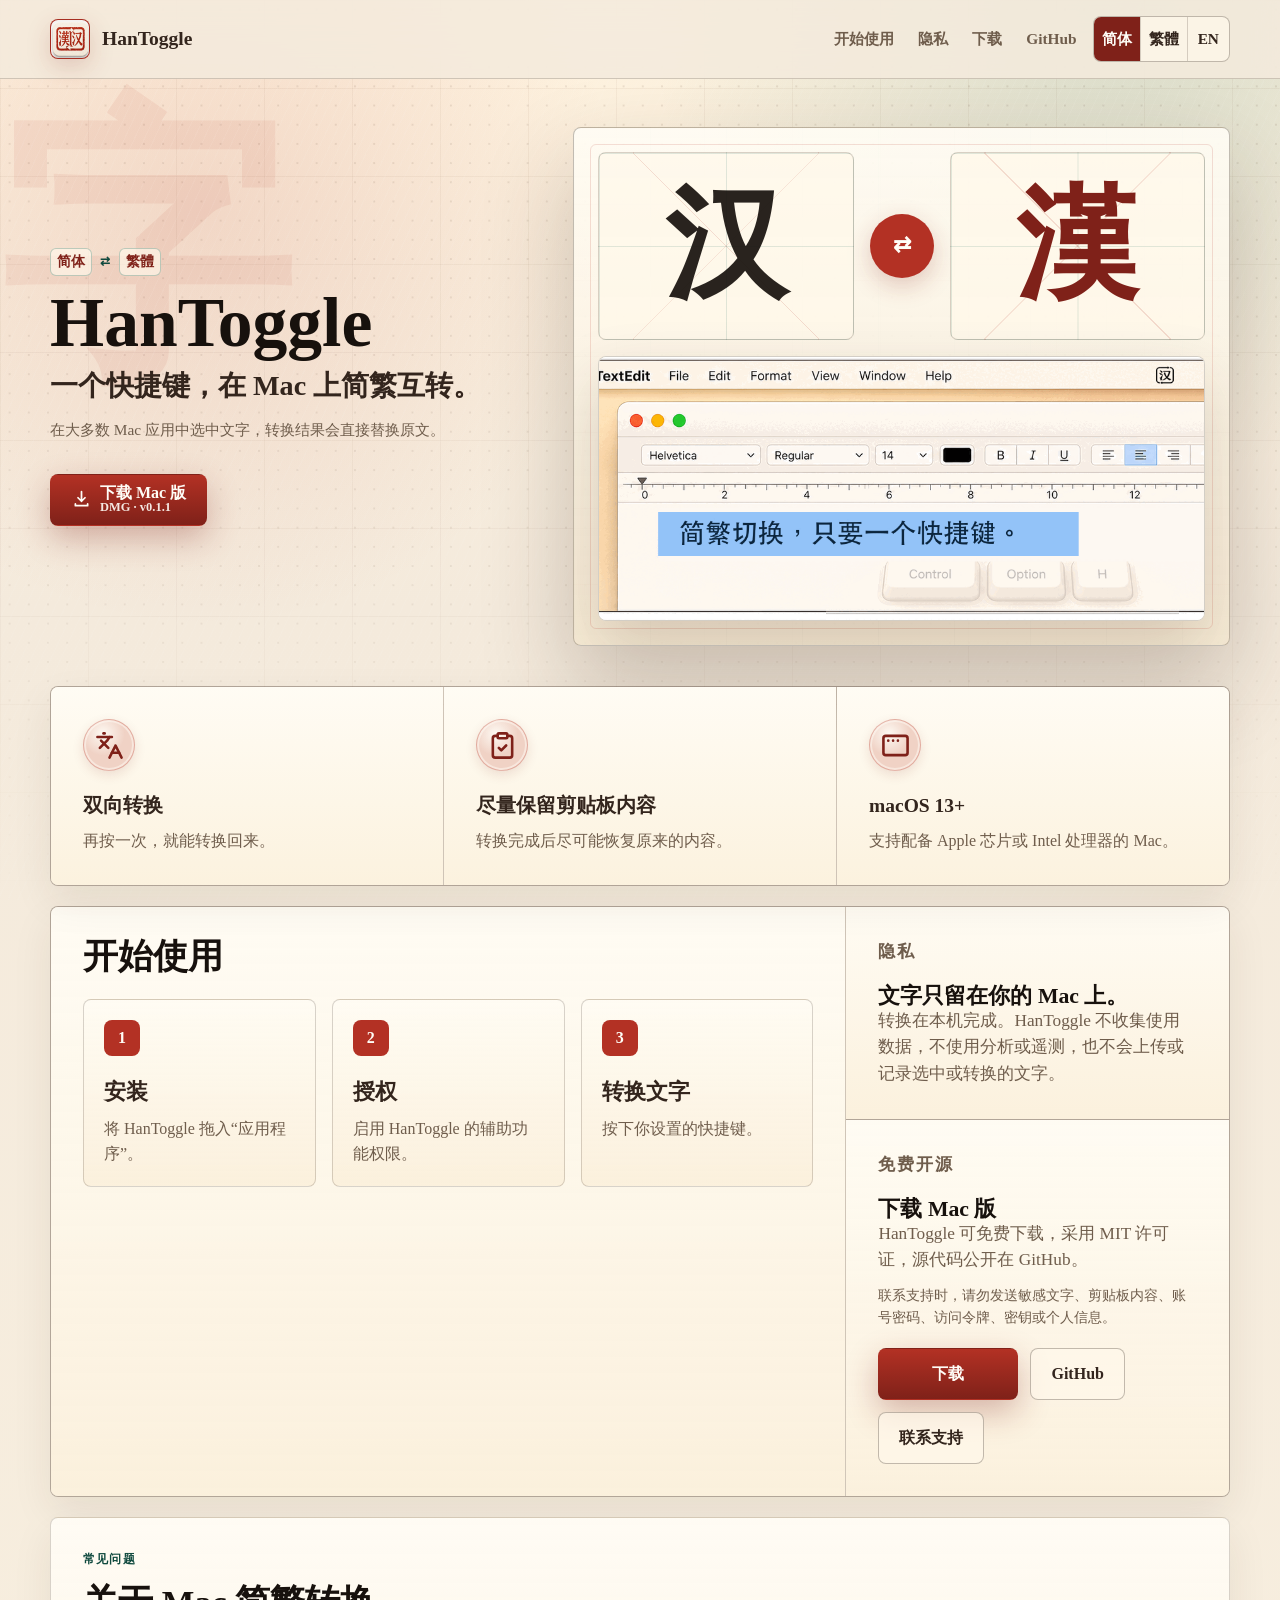
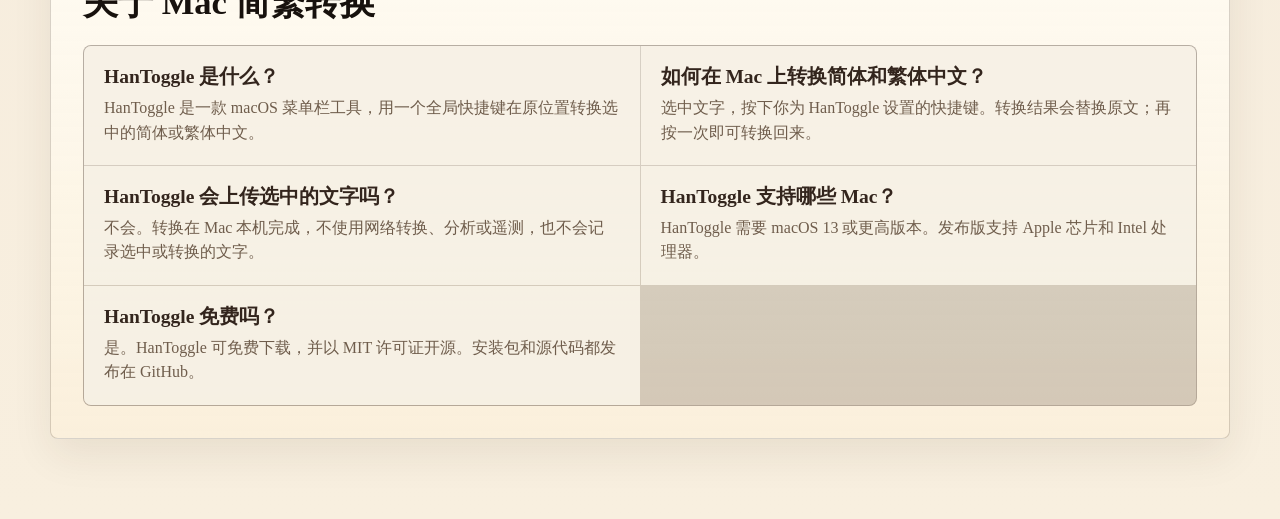
<file: docs/index.html>
<!doctype html>
<html lang="zh-Hans">
  <head>
    <meta charset="utf-8">
    <meta name="viewport" content="width=device-width, initial-scale=1">
    <title>HanToggle：Mac 简体繁体转换工具</title>
    <meta
      name="description"
      content="HanToggle 是一款免费开源的 macOS 菜单栏简繁转换工具。选中中文，按下全局快捷键，即可在大多数 Mac 应用中原地转换简体与繁体；文字始终留在本机。"
    >
    <meta name="theme-color" content="#f4eadc">
    <link rel="canonical" href="https://minorole.github.io/HanToggle/">
    <link rel="alternate" hreflang="zh-Hans" href="https://minorole.github.io/HanToggle/">
    <link rel="alternate" hreflang="zh-Hant" href="https://minorole.github.io/HanToggle/zh-hant/">
    <link rel="alternate" hreflang="en" href="https://minorole.github.io/HanToggle/en/">
    <link rel="alternate" hreflang="x-default" href="https://minorole.github.io/HanToggle/">
    <meta property="og:title" content="HanToggle：Mac 简体繁体转换工具">
    <meta
      property="og:description"
      content="选中中文，按下一个全局快捷键，即可在 Mac 上原地转换简体与繁体。免费开源，转换始终在本机完成。"
    >
    <meta property="og:type" content="website">
    <meta property="og:url" content="https://minorole.github.io/HanToggle/">
    <meta property="og:site_name" content="HanToggle">
    <meta property="og:image" content="https://minorole.github.io/HanToggle/assets/hantoggle-social.png">
    <meta property="og:image:type" content="image/png">
    <meta property="og:image:width" content="1200">
    <meta property="og:image:height" content="630">
    <meta property="og:image:alt" content="HanToggle：在 Mac 上使用一个快捷键转换简体与繁体中文">
    <meta name="twitter:card" content="summary_large_image">
    <meta name="twitter:title" content="HanToggle：Mac 简体繁体转换工具">
    <meta
      name="twitter:description"
      content="选中中文，按下一个全局快捷键，即可在 Mac 上原地转换简体与繁体。"
    >
    <meta name="twitter:image" content="https://minorole.github.io/HanToggle/assets/hantoggle-social.png">
    <meta name="twitter:image:alt" content="HanToggle：在 Mac 上使用一个快捷键转换简体与繁体中文">
    <link rel="icon" href="assets/hantoggle-app-icon.png">
    <link rel="apple-touch-icon" href="assets/hantoggle-app-icon.png">
    <link rel="stylesheet" href="assets/site.css?v=20260717-discovery-1">
    <script type="application/ld+json">
      {
        "@context": "https://schema.org",
        "@type": "SoftwareApplication",
        "@id": "https://minorole.github.io/HanToggle/#softwareapplication",
        "name": "HanToggle",
        "description": "一款使用全局快捷键在 Mac 上原地转换简体与繁体中文的免费开源菜单栏工具。",
        "url": "https://minorole.github.io/HanToggle/",
        "sameAs": "https://github.com/minorole/HanToggle",
        "applicationCategory": "UtilitiesApplication",
        "operatingSystem": "macOS 13 or later",
        "softwareVersion": "0.1.1",
        "downloadUrl": "https://github.com/minorole/HanToggle/releases/download/v0.1.1/HanToggle-0.1.1.dmg",
        "license": "https://github.com/minorole/HanToggle/blob/main/LICENSE",
        "image": "https://minorole.github.io/HanToggle/assets/hantoggle-social.png",
        "isAccessibleForFree": true,
        "featureList": [
          "使用可配置的全局快捷键转换选中的中文",
          "支持简体与繁体双向转换",
          "本机转换，不使用分析或遥测",
          "转换完成后尽可能恢复原来的剪贴板内容"
        ],
        "offers": {
          "@type": "Offer",
          "price": "0",
          "priceCurrency": "USD",
          "url": "https://github.com/minorole/HanToggle/releases/tag/v0.1.1"
        }
      }
    </script>
  </head>
  <body>
    <a class="skip-link" href="#main">跳到内容</a>

    <header class="site-header" aria-label="主导航">
      <a class="brand" href="./#top" aria-label="HanToggle 主页">
        <img src="assets/hantoggle-app-icon.png" alt="" width="40" height="40">
        <span>HanToggle</span>
      </a>
      <nav class="nav-links" aria-label="网站链接">
        <a href="#setup">开始使用</a>
        <a href="#privacy">隐私</a>
        <a href="https://github.com/minorole/HanToggle/releases/download/v0.1.1/HanToggle-0.1.1.dmg">下载</a>
        <a href="https://github.com/minorole/HanToggle">GitHub</a>
        <span class="language-links" role="group" aria-label="语言">
          <span class="language-current" aria-current="page">简体</span>
          <a href="zh-hant/" hreflang="zh-Hant" lang="zh-Hant">繁體</a>
          <a href="en/" hreflang="en" lang="en">EN</a>
        </span>
      </nav>
    </header>

    <main id="main">
      <section class="hero" id="top" aria-labelledby="hero-title">
        <div class="hero-copy">
          <p class="eyebrow">
            <span lang="zh-Hans">简体</span>
            <span aria-hidden="true">⇄</span>
            <span lang="zh-Hant">繁體</span>
          </p>
          <h1 id="hero-title">HanToggle</h1>
          <p class="lede">一个快捷键，在 Mac 上简繁互转。</p>
          <p class="hero-text">在大多数 Mac 应用中选中文字，转换结果会直接替换原文。</p>
          <div class="actions" role="group" aria-label="主要操作">
            <a
              class="button button-primary"
              href="https://github.com/minorole/HanToggle/releases/download/v0.1.1/HanToggle-0.1.1.dmg"
              aria-label="下载 HanToggle 0.1.1 Mac 版（DMG）"
            >
              <span class="button-icon" aria-hidden="true">
                <svg viewBox="0 0 24 24" focusable="false">
                  <path d="M12 3v11m0 0 4-4m-4 4-4-4M5 17v2h14v-2"></path>
                </svg>
              </span>
              <span class="button-copy">
                <span class="button-label">下载 Mac 版</span>
                <span class="button-note">DMG · v0.1.1</span>
              </span>
            </a>
          </div>
        </div>

        <div class="workflow-stage" role="group" aria-label="HanToggle 操作预览">
          <div class="specimen-band" aria-hidden="true">
            <div class="glyph-card">
              <span lang="zh-Hans">汉</span>
            </div>
            <div class="specimen-switch">⇄</div>
            <div class="glyph-card traditional">
              <span lang="zh-Hant">漢</span>
            </div>
          </div>

          <figure class="workflow-demo">
            <img
              src="assets/hantoggle-workflow.gif"
              alt="HanToggle 操作预览：按下 Control + Option + H，转换选中的中文。"
              width="960"
              height="418"
            >
          </figure>
        </div>
      </section>

      <section class="details-section" aria-label="HanToggle 要点">
        <div class="proof-strip" role="group" aria-label="主要特点">
          <article>
            <span class="proof-icon" aria-hidden="true">
              <svg viewBox="0 0 24 24" focusable="false">
                <path d="m5 8 6 6"></path>
                <path d="m4 14 6-6 2-3"></path>
                <path d="M2 5h12"></path>
                <path d="M7 2h1"></path>
                <path d="m22 22-5-10-5 10"></path>
                <path d="M14 18h6"></path>
              </svg>
            </span>
            <h2>双向转换</h2>
            <p>再按一次，就能转换回来。</p>
          </article>
          <article>
            <span class="proof-icon" aria-hidden="true">
              <svg viewBox="0 0 24 24" focusable="false">
                <rect width="8" height="4" x="8" y="2" rx="1" ry="1"></rect>
                <path d="M16 4h2a2 2 0 0 1 2 2v14a2 2 0 0 1-2 2H6a2 2 0 0 1-2-2V6a2 2 0 0 1 2-2h2"></path>
                <path d="m9 14 2 2 4-4"></path>
              </svg>
            </span>
            <h2>尽量保留剪贴板内容</h2>
            <p>转换完成后尽可能恢复原来的内容。</p>
          </article>
          <article>
            <span class="proof-icon" aria-hidden="true">
              <svg viewBox="0 0 24 24" focusable="false">
                <rect width="20" height="16" x="2" y="4" rx="2"></rect>
                <path d="M6 8h.01"></path>
                <path d="M10 8h.01"></path>
                <path d="M14 8h.01"></path>
              </svg>
            </span>
            <h2>macOS 13+</h2>
            <p>支持配备 Apple 芯片或 Intel 处理器的 Mac。</p>
          </article>
        </div>

        <div class="details-grid">
          <section class="setup-section" id="setup" aria-labelledby="setup-title">
            <div class="section-heading">
              <h2 id="setup-title">开始使用</h2>
            </div>
            <div class="setup-steps">
              <article>
                <span class="step-number">1</span>
                <h3>安装</h3>
                <p>将 HanToggle 拖入“应用程序”。</p>
              </article>
              <article>
                <span class="step-number">2</span>
                <h3>授权</h3>
                <p>启用 HanToggle 的辅助功能权限。</p>
              </article>
              <article>
                <span class="step-number">3</span>
                <h3>转换文字</h3>
                <p>按下你设置的快捷键。</p>
              </article>
            </div>
          </section>

          <div class="details-stack">
            <section class="privacy-section" id="privacy" aria-labelledby="privacy-title">
              <div>
                <p class="eyebrow">隐私</p>
                <h2 id="privacy-title">文字只留在你的 Mac 上。</h2>
              </div>
              <p>转换在本机完成。HanToggle 不收集使用数据，不使用分析或遥测，也不会上传或记录选中或转换的文字。</p>
            </section>

            <section class="download-section" aria-labelledby="download-title">
              <div>
                <p class="eyebrow">免费开源</p>
                <h2 id="download-title">下载 Mac 版</h2>
                <p>HanToggle 可免费下载，采用 MIT 许可证，源代码公开在 GitHub。</p>
                <p class="support-note">联系支持时，请勿发送敏感文字、剪贴板内容、账号密码、访问令牌、密钥或个人信息。</p>
              </div>
              <div class="download-actions">
                <a
                  class="button button-primary"
                  href="https://github.com/minorole/HanToggle/releases/download/v0.1.1/HanToggle-0.1.1.dmg"
                >下载</a>
                <a class="button button-secondary" href="https://github.com/minorole/HanToggle">GitHub</a>
                <a class="button button-secondary" href="mailto:hi@minor-role.com">联系支持</a>
              </div>
            </section>
          </div>
        </div>

        <section class="faq-section" id="faq" aria-labelledby="faq-title">
          <div class="section-heading">
            <p class="eyebrow">常见问题</p>
            <h2 id="faq-title">关于 Mac 简繁转换</h2>
          </div>
          <div class="faq-list">
            <article>
              <h3>HanToggle 是什么？</h3>
              <p>HanToggle 是一款 macOS 菜单栏工具，用一个全局快捷键在原位置转换选中的简体或繁体中文。</p>
            </article>
            <article>
              <h3>如何在 Mac 上转换简体和繁体中文？</h3>
              <p>选中文字，按下你为 HanToggle 设置的快捷键。转换结果会替换原文；再按一次即可转换回来。</p>
            </article>
            <article>
              <h3>HanToggle 会上传选中的文字吗？</h3>
              <p>不会。转换在 Mac 本机完成，不使用网络转换、分析或遥测，也不会记录选中或转换的文字。</p>
            </article>
            <article>
              <h3>HanToggle 支持哪些 Mac？</h3>
              <p>HanToggle 需要 macOS 13 或更高版本。发布版支持 Apple 芯片和 Intel 处理器。</p>
            </article>
            <article>
              <h3>HanToggle 免费吗？</h3>
              <p>是。HanToggle 可免费下载，并以 MIT 许可证开源。安装包和源代码都发布在 GitHub。</p>
            </article>
          </div>
        </section>
      </section>
    </main>
  </body>
</html>
</file>
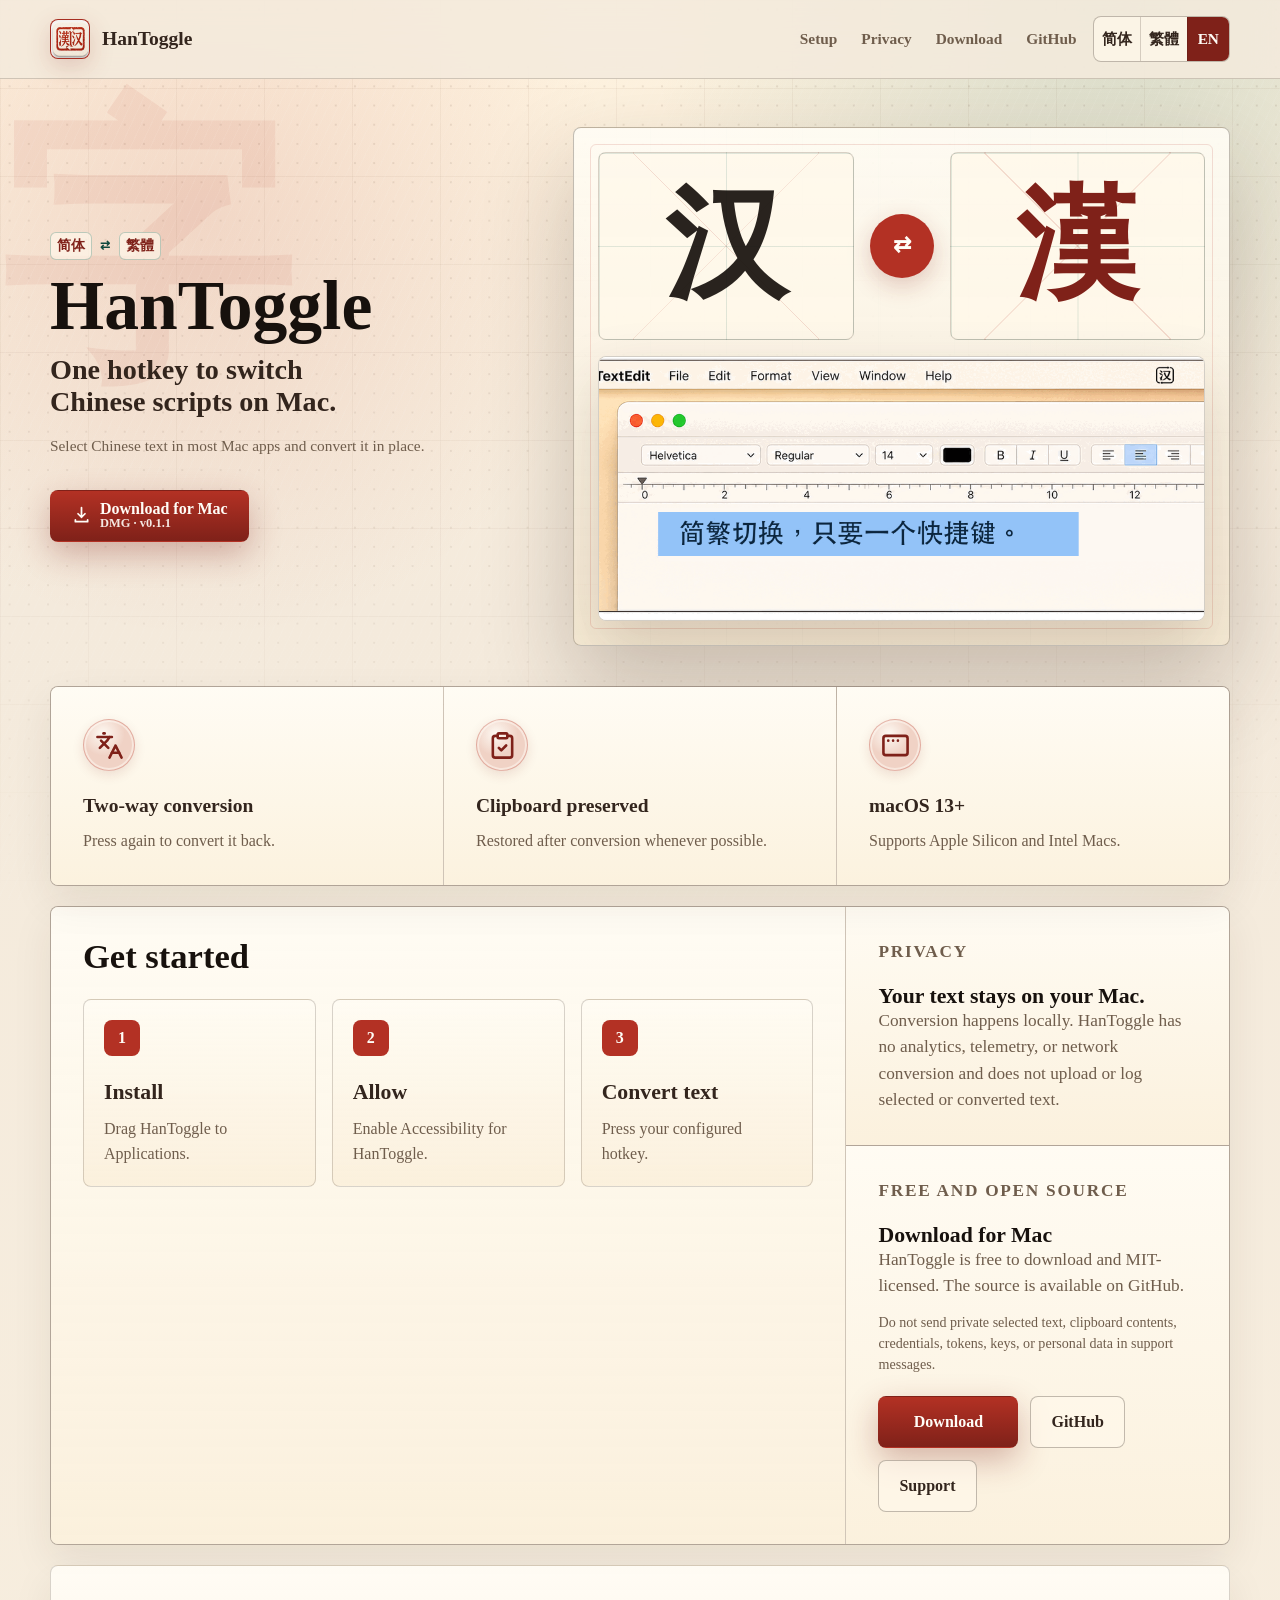
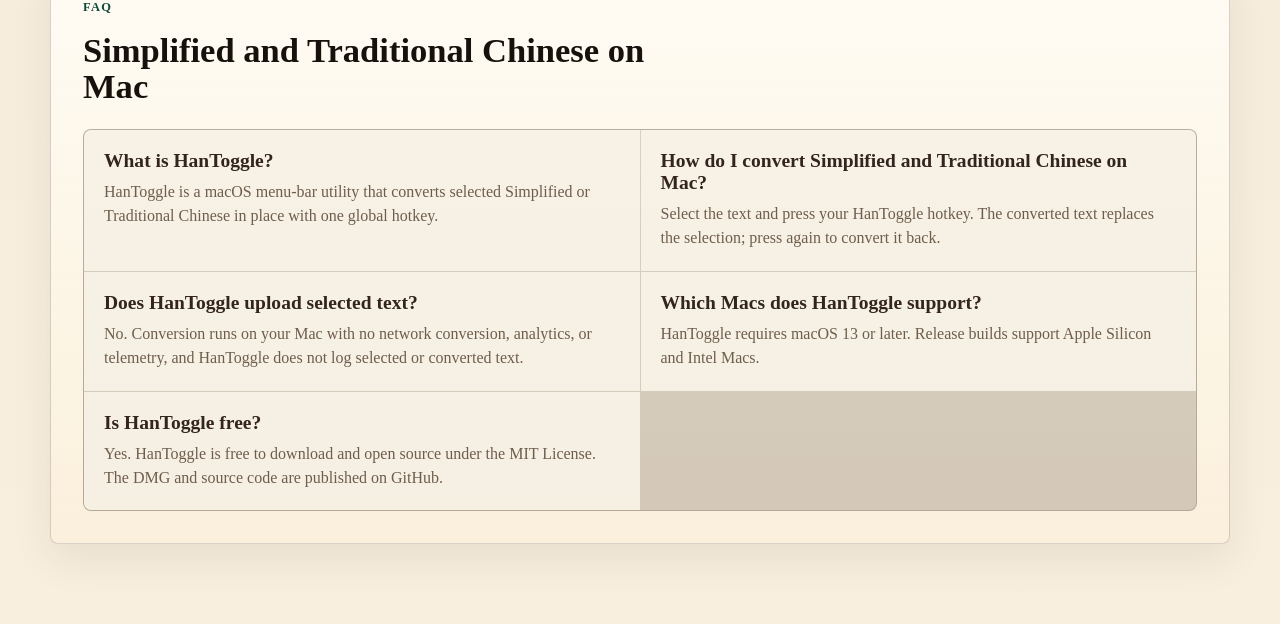
<file: docs/en/index.html>
<!doctype html>
<html lang="en">
  <head>
    <meta charset="utf-8">
    <meta name="viewport" content="width=device-width, initial-scale=1">
    <title>HanToggle – Simplified ↔ Traditional Chinese for Mac</title>
    <meta
      name="description"
      content="HanToggle is a free, open-source Mac menu-bar app that toggles selected Chinese text between Simplified and Traditional with one hotkey. Conversion stays local."
    >
    <meta name="theme-color" content="#f4eadc">
    <link rel="canonical" href="https://minorole.github.io/HanToggle/en/">
    <link rel="alternate" hreflang="zh-Hans" href="https://minorole.github.io/HanToggle/">
    <link rel="alternate" hreflang="zh-Hant" href="https://minorole.github.io/HanToggle/zh-hant/">
    <link rel="alternate" hreflang="en" href="https://minorole.github.io/HanToggle/en/">
    <link rel="alternate" hreflang="x-default" href="https://minorole.github.io/HanToggle/">
    <meta property="og:title" content="HanToggle – Simplified ↔ Traditional Chinese for Mac">
    <meta
      property="og:description"
      content="Select Chinese text in most Mac apps and convert it in place with one global hotkey. Free, open source, and local."
    >
    <meta property="og:type" content="website">
    <meta property="og:url" content="https://minorole.github.io/HanToggle/en/">
    <meta property="og:site_name" content="HanToggle">
    <meta property="og:image" content="https://minorole.github.io/HanToggle/assets/hantoggle-social.png">
    <meta property="og:image:type" content="image/png">
    <meta property="og:image:width" content="1200">
    <meta property="og:image:height" content="630">
    <meta property="og:image:alt" content="HanToggle converts Simplified and Traditional Chinese on Mac with one hotkey">
    <meta name="twitter:card" content="summary_large_image">
    <meta name="twitter:title" content="HanToggle – Simplified ↔ Traditional Chinese for Mac">
    <meta
      name="twitter:description"
      content="Select Chinese text in most Mac apps and convert it in place with one global hotkey."
    >
    <meta name="twitter:image" content="https://minorole.github.io/HanToggle/assets/hantoggle-social.png">
    <meta name="twitter:image:alt" content="HanToggle converts Simplified and Traditional Chinese on Mac with one hotkey">
    <link rel="icon" href="../assets/hantoggle-app-icon.png">
    <link rel="apple-touch-icon" href="../assets/hantoggle-app-icon.png">
    <link rel="stylesheet" href="../assets/site.css?v=20260717-discovery-1">
    <script type="application/ld+json">
      {
        "@context": "https://schema.org",
        "@type": "SoftwareApplication",
        "@id": "https://minorole.github.io/HanToggle/#softwareapplication",
        "name": "HanToggle",
        "description": "A free, open-source macOS menu-bar utility that toggles selected Chinese text between Simplified and Traditional with a global hotkey.",
        "url": "https://minorole.github.io/HanToggle/en/",
        "sameAs": "https://github.com/minorole/HanToggle",
        "applicationCategory": "UtilitiesApplication",
        "operatingSystem": "macOS 13 or later",
        "softwareVersion": "0.1.1",
        "downloadUrl": "https://github.com/minorole/HanToggle/releases/download/v0.1.1/HanToggle-0.1.1.dmg",
        "license": "https://github.com/minorole/HanToggle/blob/main/LICENSE",
        "image": "https://minorole.github.io/HanToggle/assets/hantoggle-social.png",
        "isAccessibleForFree": true,
        "featureList": [
          "Convert selected Chinese text with a configurable global hotkey",
          "Toggle between Simplified and Traditional Chinese",
          "Local conversion without analytics or telemetry",
          "Restore the previous clipboard contents after conversion whenever possible"
        ],
        "offers": {
          "@type": "Offer",
          "price": "0",
          "priceCurrency": "USD",
          "url": "https://github.com/minorole/HanToggle/releases/tag/v0.1.1"
        }
      }
    </script>
  </head>
  <body>
    <a class="skip-link" href="#main">Skip to content</a>

    <header class="site-header" aria-label="Primary navigation">
      <a class="brand" href="./#top" aria-label="HanToggle home">
        <img src="../assets/hantoggle-app-icon.png" alt="" width="40" height="40">
        <span>HanToggle</span>
      </a>
      <nav class="nav-links" aria-label="Site links">
        <a href="#setup">Setup</a>
        <a href="#privacy">Privacy</a>
        <a href="https://github.com/minorole/HanToggle/releases/download/v0.1.1/HanToggle-0.1.1.dmg">Download</a>
        <a href="https://github.com/minorole/HanToggle">GitHub</a>
        <span class="language-links" role="group" aria-label="Language">
          <a href="../" hreflang="zh-Hans" lang="zh-Hans">简体</a>
          <a href="../zh-hant/" hreflang="zh-Hant" lang="zh-Hant">繁體</a>
          <span class="language-current" aria-current="page">EN</span>
        </span>
      </nav>
    </header>

    <main id="main">
      <section class="hero" id="top" aria-labelledby="hero-title">
        <div class="hero-copy">
          <p class="eyebrow">
            <span lang="zh-Hans">简体</span>
            <span aria-hidden="true">⇄</span>
            <span lang="zh-Hant">繁體</span>
          </p>
          <h1 id="hero-title">HanToggle</h1>
          <p class="lede">One hotkey to switch Chinese scripts on Mac.</p>
          <p class="hero-text">Select Chinese text in most Mac apps and convert it in place.</p>
          <div class="actions" role="group" aria-label="Primary actions">
            <a
              class="button button-primary"
              href="https://github.com/minorole/HanToggle/releases/download/v0.1.1/HanToggle-0.1.1.dmg"
              aria-label="Download HanToggle 0.1.1 DMG for Mac"
            >
              <span class="button-icon" aria-hidden="true">
                <svg viewBox="0 0 24 24" focusable="false">
                  <path d="M12 3v11m0 0 4-4m-4 4-4-4M5 17v2h14v-2"></path>
                </svg>
              </span>
              <span class="button-copy">
                <span class="button-label">Download for Mac</span>
                <span class="button-note">DMG · v0.1.1</span>
              </span>
            </a>
          </div>
        </div>

        <div class="workflow-stage" role="group" aria-label="HanToggle workflow preview">
          <div class="specimen-band" aria-hidden="true">
            <div class="glyph-card">
              <span lang="zh-Hans">汉</span>
            </div>
            <div class="specimen-switch">⇄</div>
            <div class="glyph-card traditional">
              <span lang="zh-Hant">漢</span>
            </div>
          </div>

          <figure class="workflow-demo">
            <img
              src="../assets/hantoggle-workflow.gif"
              alt="HanToggle preview showing selected Chinese text toggled with Control Option H."
              width="960"
              height="418"
            >
          </figure>
        </div>
      </section>

      <section class="details-section" aria-label="HanToggle essentials">
        <div class="proof-strip" role="group" aria-label="Key benefits">
          <article>
            <span class="proof-icon" aria-hidden="true">
              <svg viewBox="0 0 24 24" focusable="false">
                <path d="m5 8 6 6"></path>
                <path d="m4 14 6-6 2-3"></path>
                <path d="M2 5h12"></path>
                <path d="M7 2h1"></path>
                <path d="m22 22-5-10-5 10"></path>
                <path d="M14 18h6"></path>
              </svg>
            </span>
            <h2>Two-way conversion</h2>
            <p>Press again to convert it back.</p>
          </article>
          <article>
            <span class="proof-icon" aria-hidden="true">
              <svg viewBox="0 0 24 24" focusable="false">
                <rect width="8" height="4" x="8" y="2" rx="1" ry="1"></rect>
                <path d="M16 4h2a2 2 0 0 1 2 2v14a2 2 0 0 1-2 2H6a2 2 0 0 1-2-2V6a2 2 0 0 1 2-2h2"></path>
                <path d="m9 14 2 2 4-4"></path>
              </svg>
            </span>
            <h2>Clipboard preserved</h2>
            <p>Restored after conversion whenever possible.</p>
          </article>
          <article>
            <span class="proof-icon" aria-hidden="true">
              <svg viewBox="0 0 24 24" focusable="false">
                <rect width="20" height="16" x="2" y="4" rx="2"></rect>
                <path d="M6 8h.01"></path>
                <path d="M10 8h.01"></path>
                <path d="M14 8h.01"></path>
              </svg>
            </span>
            <h2>macOS 13+</h2>
            <p>Supports Apple Silicon and Intel Macs.</p>
          </article>
        </div>

        <div class="details-grid">
          <section class="setup-section" id="setup" aria-labelledby="setup-title">
            <div class="section-heading">
              <h2 id="setup-title">Get started</h2>
            </div>
            <div class="setup-steps">
              <article>
                <span class="step-number">1</span>
                <h3>Install</h3>
                <p>Drag HanToggle to Applications.</p>
              </article>
              <article>
                <span class="step-number">2</span>
                <h3>Allow</h3>
                <p>Enable Accessibility for HanToggle.</p>
              </article>
              <article>
                <span class="step-number">3</span>
                <h3>Convert text</h3>
                <p>Press your configured hotkey.</p>
              </article>
            </div>
          </section>

          <div class="details-stack">
            <section class="privacy-section" id="privacy" aria-labelledby="privacy-title">
              <div>
                <p class="eyebrow">Privacy</p>
                <h2 id="privacy-title">Your text stays on your Mac.</h2>
              </div>
              <p>Conversion happens locally. HanToggle has no analytics, telemetry, or network conversion and does not upload or log selected or converted text.</p>
            </section>

            <section class="download-section" aria-labelledby="download-title">
              <div>
                <p class="eyebrow">Free and open source</p>
                <h2 id="download-title">Download for Mac</h2>
                <p>HanToggle is free to download and MIT-licensed. The source is available on GitHub.</p>
                <p class="support-note">Do not send private selected text, clipboard contents, credentials, tokens, keys, or personal data in support messages.</p>
              </div>
              <div class="download-actions">
                <a
                  class="button button-primary"
                  href="https://github.com/minorole/HanToggle/releases/download/v0.1.1/HanToggle-0.1.1.dmg"
                >Download</a>
                <a class="button button-secondary" href="https://github.com/minorole/HanToggle">GitHub</a>
                <a class="button button-secondary" href="mailto:hi@minor-role.com">Support</a>
              </div>
            </section>
          </div>
        </div>

        <section class="faq-section" id="faq" aria-labelledby="faq-title">
          <div class="section-heading">
            <p class="eyebrow">FAQ</p>
            <h2 id="faq-title">Simplified and Traditional Chinese on Mac</h2>
          </div>
          <div class="faq-list">
            <article>
              <h3>What is HanToggle?</h3>
              <p>HanToggle is a macOS menu-bar utility that converts selected Simplified or Traditional Chinese in place with one global hotkey.</p>
            </article>
            <article>
              <h3>How do I convert Simplified and Traditional Chinese on Mac?</h3>
              <p>Select the text and press your HanToggle hotkey. The converted text replaces the selection; press again to convert it back.</p>
            </article>
            <article>
              <h3>Does HanToggle upload selected text?</h3>
              <p>No. Conversion runs on your Mac with no network conversion, analytics, or telemetry, and HanToggle does not log selected or converted text.</p>
            </article>
            <article>
              <h3>Which Macs does HanToggle support?</h3>
              <p>HanToggle requires macOS 13 or later. Release builds support Apple Silicon and Intel Macs.</p>
            </article>
            <article>
              <h3>Is HanToggle free?</h3>
              <p>Yes. HanToggle is free to download and open source under the MIT License. The DMG and source code are published on GitHub.</p>
            </article>
          </div>
        </section>
      </section>
    </main>
  </body>
</html>
</file>
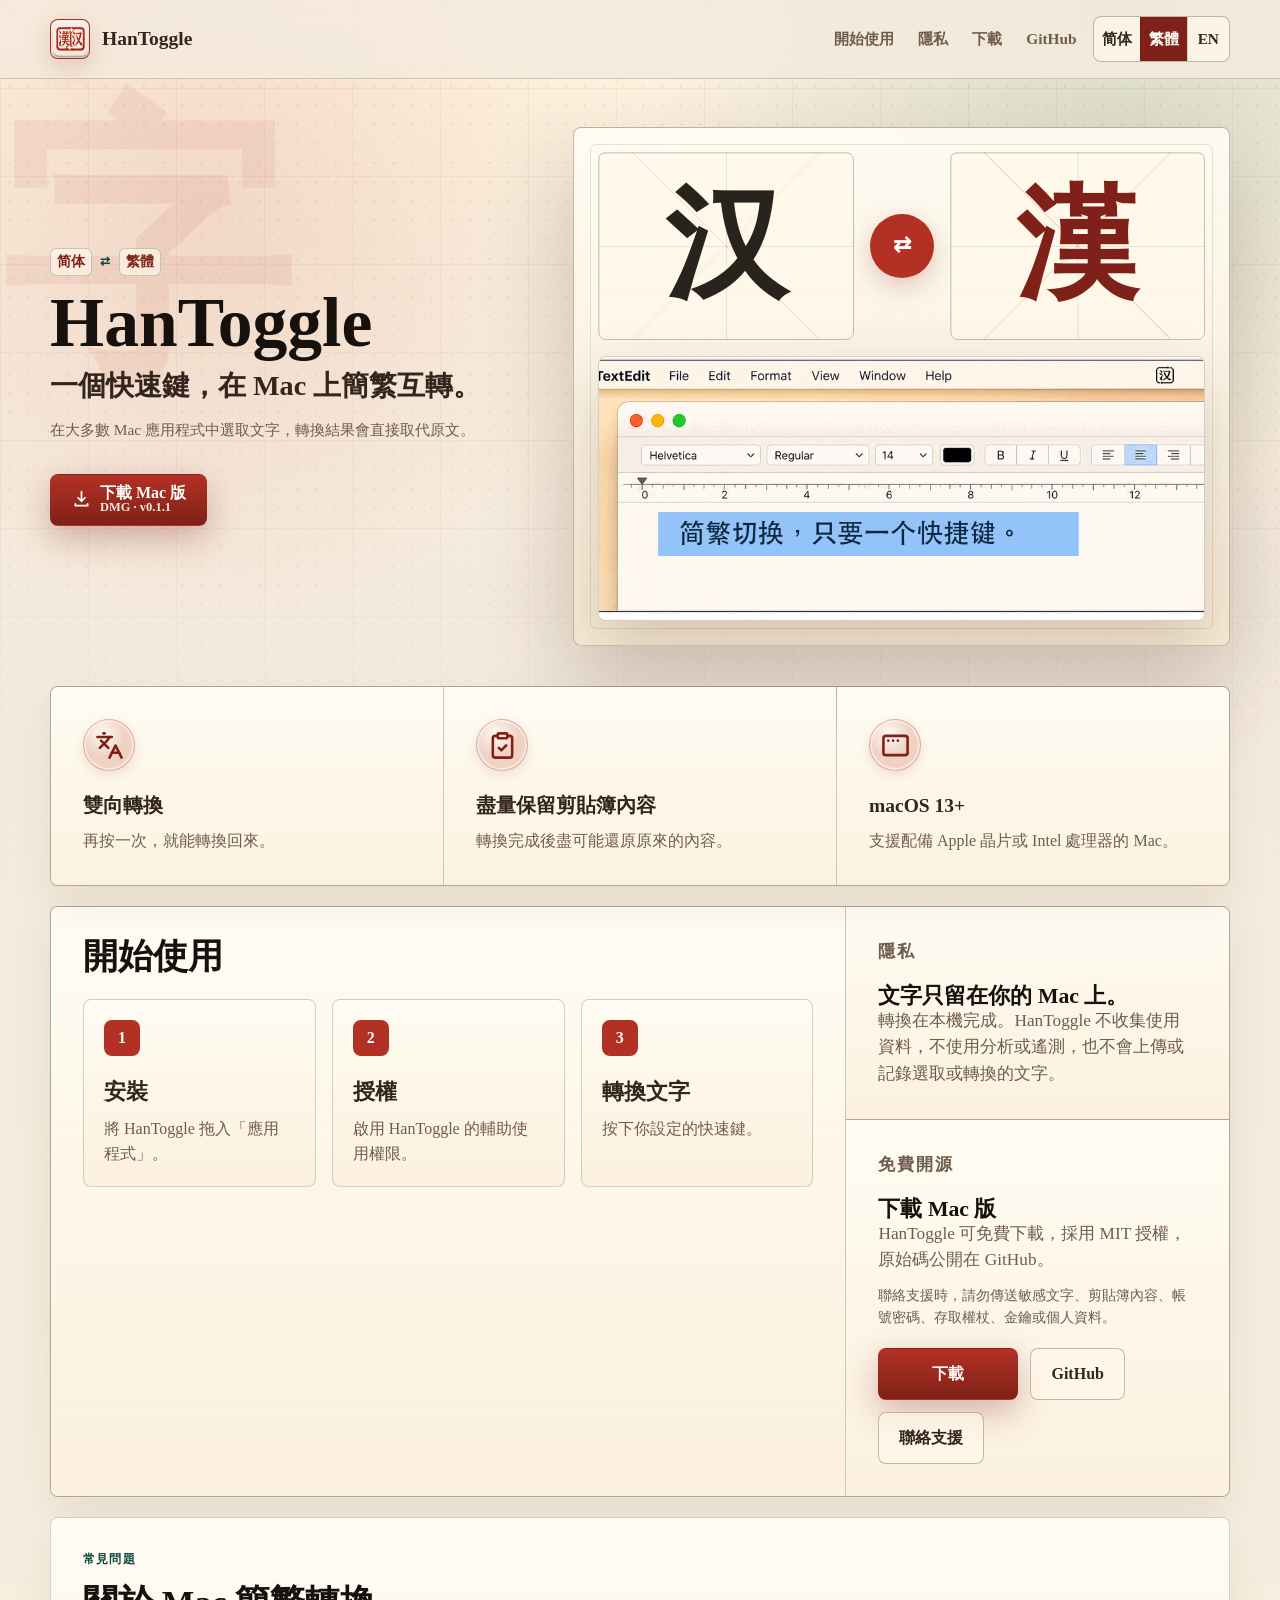
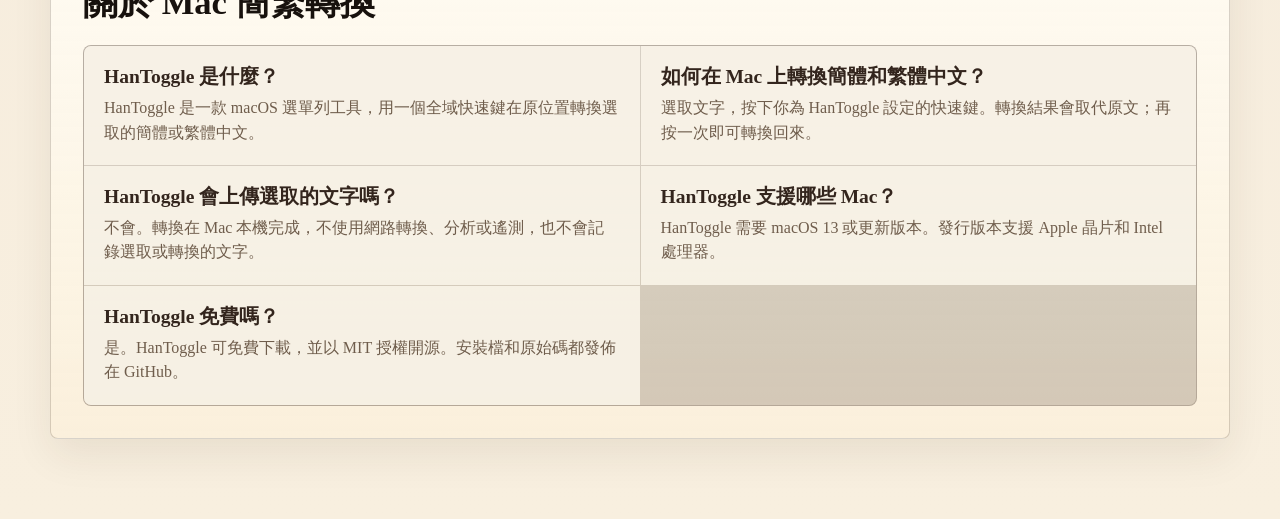
<file: docs/zh-hant/index.html>
<!doctype html>
<html lang="zh-Hant">
  <head>
    <meta charset="utf-8">
    <meta name="viewport" content="width=device-width, initial-scale=1">
    <title>HanToggle：Mac 簡體繁體轉換工具</title>
    <meta
      name="description"
      content="HanToggle 是一款免費開源的 macOS 選單列簡繁轉換工具。選取中文，按下全域快速鍵，即可在大多數 Mac 應用程式中直接轉換簡體與繁體；文字始終留在本機。"
    >
    <meta name="theme-color" content="#f4eadc">
    <link rel="canonical" href="https://minorole.github.io/HanToggle/zh-hant/">
    <link rel="alternate" hreflang="zh-Hans" href="https://minorole.github.io/HanToggle/">
    <link rel="alternate" hreflang="zh-Hant" href="https://minorole.github.io/HanToggle/zh-hant/">
    <link rel="alternate" hreflang="en" href="https://minorole.github.io/HanToggle/en/">
    <link rel="alternate" hreflang="x-default" href="https://minorole.github.io/HanToggle/">
    <meta property="og:title" content="HanToggle：Mac 簡體繁體轉換工具">
    <meta
      property="og:description"
      content="選取中文，按下一個全域快速鍵，即可在 Mac 上直接轉換簡體與繁體。免費開源，轉換始終在本機完成。"
    >
    <meta property="og:type" content="website">
    <meta property="og:url" content="https://minorole.github.io/HanToggle/zh-hant/">
    <meta property="og:site_name" content="HanToggle">
    <meta property="og:image" content="https://minorole.github.io/HanToggle/assets/hantoggle-social.png">
    <meta property="og:image:type" content="image/png">
    <meta property="og:image:width" content="1200">
    <meta property="og:image:height" content="630">
    <meta property="og:image:alt" content="HanToggle：在 Mac 上使用一個快速鍵轉換簡體與繁體中文">
    <meta name="twitter:card" content="summary_large_image">
    <meta name="twitter:title" content="HanToggle：Mac 簡體繁體轉換工具">
    <meta
      name="twitter:description"
      content="選取中文，按下一個全域快速鍵，即可在 Mac 上直接轉換簡體與繁體。"
    >
    <meta name="twitter:image" content="https://minorole.github.io/HanToggle/assets/hantoggle-social.png">
    <meta name="twitter:image:alt" content="HanToggle：在 Mac 上使用一個快速鍵轉換簡體與繁體中文">
    <link rel="icon" href="../assets/hantoggle-app-icon.png">
    <link rel="apple-touch-icon" href="../assets/hantoggle-app-icon.png">
    <link rel="stylesheet" href="../assets/site.css?v=20260717-discovery-1">
    <script type="application/ld+json">
      {
        "@context": "https://schema.org",
        "@type": "SoftwareApplication",
        "@id": "https://minorole.github.io/HanToggle/#softwareapplication",
        "name": "HanToggle",
        "description": "一款使用全域快速鍵在 Mac 上直接轉換簡體與繁體中文的免費開源選單列工具。",
        "url": "https://minorole.github.io/HanToggle/zh-hant/",
        "sameAs": "https://github.com/minorole/HanToggle",
        "applicationCategory": "UtilitiesApplication",
        "operatingSystem": "macOS 13 or later",
        "softwareVersion": "0.1.1",
        "downloadUrl": "https://github.com/minorole/HanToggle/releases/download/v0.1.1/HanToggle-0.1.1.dmg",
        "license": "https://github.com/minorole/HanToggle/blob/main/LICENSE",
        "image": "https://minorole.github.io/HanToggle/assets/hantoggle-social.png",
        "isAccessibleForFree": true,
        "featureList": [
          "使用可設定的全域快速鍵轉換選取的中文",
          "支援簡體與繁體雙向轉換",
          "本機轉換，不使用分析或遙測",
          "轉換完成後盡可能還原原來的剪貼簿內容"
        ],
        "offers": {
          "@type": "Offer",
          "price": "0",
          "priceCurrency": "USD",
          "url": "https://github.com/minorole/HanToggle/releases/tag/v0.1.1"
        }
      }
    </script>
  </head>
  <body>
    <a class="skip-link" href="#main">跳到內容</a>

    <header class="site-header" aria-label="主導覽">
      <a class="brand" href="./#top" aria-label="HanToggle 首頁">
        <img src="../assets/hantoggle-app-icon.png" alt="" width="40" height="40">
        <span>HanToggle</span>
      </a>
      <nav class="nav-links" aria-label="網站連結">
        <a href="#setup">開始使用</a>
        <a href="#privacy">隱私</a>
        <a href="https://github.com/minorole/HanToggle/releases/download/v0.1.1/HanToggle-0.1.1.dmg">下載</a>
        <a href="https://github.com/minorole/HanToggle">GitHub</a>
        <span class="language-links" role="group" aria-label="語言">
          <a href="../" hreflang="zh-Hans" lang="zh-Hans">简体</a>
          <span class="language-current" aria-current="page">繁體</span>
          <a href="../en/" hreflang="en" lang="en">EN</a>
        </span>
      </nav>
    </header>

    <main id="main">
      <section class="hero" id="top" aria-labelledby="hero-title">
        <div class="hero-copy">
          <p class="eyebrow">
            <span lang="zh-Hans">简体</span>
            <span aria-hidden="true">⇄</span>
            <span lang="zh-Hant">繁體</span>
          </p>
          <h1 id="hero-title">HanToggle</h1>
          <p class="lede">一個快速鍵，在 Mac 上簡繁互轉。</p>
          <p class="hero-text">在大多數 Mac 應用程式中選取文字，轉換結果會直接取代原文。</p>
          <div class="actions" role="group" aria-label="主要操作">
            <a
              class="button button-primary"
              href="https://github.com/minorole/HanToggle/releases/download/v0.1.1/HanToggle-0.1.1.dmg"
              aria-label="下載 HanToggle 0.1.1 Mac 版（DMG）"
            >
              <span class="button-icon" aria-hidden="true">
                <svg viewBox="0 0 24 24" focusable="false">
                  <path d="M12 3v11m0 0 4-4m-4 4-4-4M5 17v2h14v-2"></path>
                </svg>
              </span>
              <span class="button-copy">
                <span class="button-label">下載 Mac 版</span>
                <span class="button-note">DMG · v0.1.1</span>
              </span>
            </a>
          </div>
        </div>

        <div class="workflow-stage" role="group" aria-label="HanToggle 操作預覽">
          <div class="specimen-band" aria-hidden="true">
            <div class="glyph-card">
              <span lang="zh-Hans">汉</span>
            </div>
            <div class="specimen-switch">⇄</div>
            <div class="glyph-card traditional">
              <span lang="zh-Hant">漢</span>
            </div>
          </div>

          <figure class="workflow-demo">
            <img
              src="../assets/hantoggle-workflow.gif"
              alt="HanToggle 操作預覽：按下 Control + Option + H，轉換選取的中文。"
              width="960"
              height="418"
            >
          </figure>
        </div>
      </section>

      <section class="details-section" aria-label="HanToggle 重點">
        <div class="proof-strip" role="group" aria-label="主要特點">
          <article>
            <span class="proof-icon" aria-hidden="true">
              <svg viewBox="0 0 24 24" focusable="false">
                <path d="m5 8 6 6"></path>
                <path d="m4 14 6-6 2-3"></path>
                <path d="M2 5h12"></path>
                <path d="M7 2h1"></path>
                <path d="m22 22-5-10-5 10"></path>
                <path d="M14 18h6"></path>
              </svg>
            </span>
            <h2>雙向轉換</h2>
            <p>再按一次，就能轉換回來。</p>
          </article>
          <article>
            <span class="proof-icon" aria-hidden="true">
              <svg viewBox="0 0 24 24" focusable="false">
                <rect width="8" height="4" x="8" y="2" rx="1" ry="1"></rect>
                <path d="M16 4h2a2 2 0 0 1 2 2v14a2 2 0 0 1-2 2H6a2 2 0 0 1-2-2V6a2 2 0 0 1 2-2h2"></path>
                <path d="m9 14 2 2 4-4"></path>
              </svg>
            </span>
            <h2>盡量保留剪貼簿內容</h2>
            <p>轉換完成後盡可能還原原來的內容。</p>
          </article>
          <article>
            <span class="proof-icon" aria-hidden="true">
              <svg viewBox="0 0 24 24" focusable="false">
                <rect width="20" height="16" x="2" y="4" rx="2"></rect>
                <path d="M6 8h.01"></path>
                <path d="M10 8h.01"></path>
                <path d="M14 8h.01"></path>
              </svg>
            </span>
            <h2>macOS 13+</h2>
            <p>支援配備 Apple 晶片或 Intel 處理器的 Mac。</p>
          </article>
        </div>

        <div class="details-grid">
          <section class="setup-section" id="setup" aria-labelledby="setup-title">
            <div class="section-heading">
              <h2 id="setup-title">開始使用</h2>
            </div>
            <div class="setup-steps">
              <article>
                <span class="step-number">1</span>
                <h3>安裝</h3>
                <p>將 HanToggle 拖入「應用程式」。</p>
              </article>
              <article>
                <span class="step-number">2</span>
                <h3>授權</h3>
                <p>啟用 HanToggle 的輔助使用權限。</p>
              </article>
              <article>
                <span class="step-number">3</span>
                <h3>轉換文字</h3>
                <p>按下你設定的快速鍵。</p>
              </article>
            </div>
          </section>

          <div class="details-stack">
            <section class="privacy-section" id="privacy" aria-labelledby="privacy-title">
              <div>
                <p class="eyebrow">隱私</p>
                <h2 id="privacy-title">文字只留在你的 Mac 上。</h2>
              </div>
              <p>轉換在本機完成。HanToggle 不收集使用資料，不使用分析或遙測，也不會上傳或記錄選取或轉換的文字。</p>
            </section>

            <section class="download-section" aria-labelledby="download-title">
              <div>
                <p class="eyebrow">免費開源</p>
                <h2 id="download-title">下載 Mac 版</h2>
                <p>HanToggle 可免費下載，採用 MIT 授權，原始碼公開在 GitHub。</p>
                <p class="support-note">聯絡支援時，請勿傳送敏感文字、剪貼簿內容、帳號密碼、存取權杖、金鑰或個人資料。</p>
              </div>
              <div class="download-actions">
                <a
                  class="button button-primary"
                  href="https://github.com/minorole/HanToggle/releases/download/v0.1.1/HanToggle-0.1.1.dmg"
                >下載</a>
                <a class="button button-secondary" href="https://github.com/minorole/HanToggle">GitHub</a>
                <a class="button button-secondary" href="mailto:hi@minor-role.com">聯絡支援</a>
              </div>
            </section>
          </div>
        </div>

        <section class="faq-section" id="faq" aria-labelledby="faq-title">
          <div class="section-heading">
            <p class="eyebrow">常見問題</p>
            <h2 id="faq-title">關於 Mac 簡繁轉換</h2>
          </div>
          <div class="faq-list">
            <article>
              <h3>HanToggle 是什麼？</h3>
              <p>HanToggle 是一款 macOS 選單列工具，用一個全域快速鍵在原位置轉換選取的簡體或繁體中文。</p>
            </article>
            <article>
              <h3>如何在 Mac 上轉換簡體和繁體中文？</h3>
              <p>選取文字，按下你為 HanToggle 設定的快速鍵。轉換結果會取代原文；再按一次即可轉換回來。</p>
            </article>
            <article>
              <h3>HanToggle 會上傳選取的文字嗎？</h3>
              <p>不會。轉換在 Mac 本機完成，不使用網路轉換、分析或遙測，也不會記錄選取或轉換的文字。</p>
            </article>
            <article>
              <h3>HanToggle 支援哪些 Mac？</h3>
              <p>HanToggle 需要 macOS 13 或更新版本。發行版本支援 Apple 晶片和 Intel 處理器。</p>
            </article>
            <article>
              <h3>HanToggle 免費嗎？</h3>
              <p>是。HanToggle 可免費下載，並以 MIT 授權開源。安裝檔和原始碼都發佈在 GitHub。</p>
            </article>
          </div>
        </section>
      </section>
    </main>
  </body>
</html>
</file>
<file: docs/assets/site.css>
:root {
  color-scheme: light;

  --page: #f4eadc;
  --paper: #fff8ea;
  --paper-soft: #f9efd8;
  --ink: #17110d;
  --ink-soft: #33251d;
  --muted: #6f5d4c;
  --line: rgba(39, 26, 16, 0.18);
  --line-strong: rgba(39, 26, 16, 0.28);
  --jade-deep: #0f493e;
  --cinnabar: #b33124;
  --cinnabar-deep: #7f2119;
  --cinnabar-soft: #f0d2c5;
  --white-ink: #fffdf7;
  --shadow: 0 1.75rem 4rem rgba(55, 35, 19, 0.18);
  --shadow-strong: 0 2.5rem 5.75rem rgba(55, 35, 19, 0.24);

  --font-site: "Songti SC", "STSong", "Noto Serif CJK SC", serif;

  --text-2xs: 0.72rem;
  --text-xs: 0.78rem;
  --text-sm: 0.88rem;
  --text-md: 0.96rem;
  --text-base: 1rem;
  --text-lg: 1.08rem;
  --text-xl: 1.22rem;
  --text-2xl: 1.36rem;
  --text-section: clamp(1.95rem, 3.3vw, 3.1rem);
  --text-lede: clamp(1.34rem, 2.45vw, 2.05rem);
  --text-display: clamp(4rem, 8.4vw, 6.85rem);
  --text-specimen: clamp(7rem, 13vw, 12.2rem);

  --leading-solid: 0.9;
  --leading-tight: 1.04;
  --leading-snug: 1.14;
  --leading-copy: 1.52;

  --space-0: 0;
  --space-1: 0.25rem;
  --space-2: 0.5rem;
  --space-3: 0.75rem;
  --space-4: 1rem;
  --space-5: 1.25rem;
  --space-6: 1.5rem;
  --space-7: 2rem;
  --space-8: 2.5rem;
  --space-9: 3rem;
  --space-10: 3.5rem;
  --space-11: 4rem;
  --space-12: 5rem;

  --max: 1180px;
  --gutter: var(--space-6);
  --section-y: var(--space-12);
  --card-padding: var(--space-7);
  --panel-padding: var(--space-7);
  --control-height: 3.25rem;
  --radius: 0.5rem;
}

html:lang(zh-Hant) {
  --font-site: "Songti TC", "Noto Serif CJK TC", serif;
}

* {
  box-sizing: border-box;
}

html {
  scroll-behavior: smooth;
}

body {
  min-width: 0;
  margin: var(--space-0);
  background:
    radial-gradient(circle at 16% 10%, rgba(179, 49, 36, 0.13), transparent 26rem),
    radial-gradient(circle at 88% 0%, rgba(23, 104, 88, 0.16), transparent 30rem),
    linear-gradient(180deg, #fff3df 0%, var(--page) 38rem, #f8efdf 100%);
  color: var(--ink);
  font-family: var(--font-site);
  line-height: var(--leading-copy);
  letter-spacing: 0;
}

body::before {
  position: fixed;
  inset: var(--space-0);
  z-index: -2;
  pointer-events: none;
  content: "";
  background-image:
    linear-gradient(rgba(91, 55, 26, 0.055) 1px, transparent 1px),
    linear-gradient(90deg, rgba(91, 55, 26, 0.05) 1px, transparent 1px),
    radial-gradient(circle, rgba(69, 42, 22, 0.1) 0 0.8px, transparent 1px);
  background-position: 0 0, 0 0, 0 0;
  background-size: 5.5rem 5.5rem, 5.5rem 5.5rem, 1.2rem 1.2rem;
  mask-image: linear-gradient(180deg, black, rgba(0, 0, 0, 0.72) 36rem, transparent 100%);
}

body::after {
  position: fixed;
  inset: var(--space-0);
  z-index: -1;
  pointer-events: none;
  content: "";
  background:
    repeating-linear-gradient(
      115deg,
      rgba(255, 255, 255, 0.12) 0,
      rgba(255, 255, 255, 0.12) 1px,
      transparent 1px,
      transparent 9px
    );
  opacity: 0.58;
}

img,
svg {
  display: block;
}

a {
  color: inherit;
  text-decoration: none;
}

a:hover {
  color: var(--cinnabar);
}

a:focus-visible {
  outline: 0.1875rem solid var(--cinnabar);
  outline-offset: 0.125rem;
}

h1,
h2,
h3,
p {
  margin-top: var(--space-0);
}

.skip-link {
  position: absolute;
  top: var(--space-3);
  left: var(--space-3);
  z-index: 20;
  transform: translateY(-160%);
  padding: var(--space-2) var(--space-3);
  border-radius: var(--radius);
  background: var(--ink);
  color: var(--white-ink);
  font-weight: 700;
}

.skip-link:focus {
  transform: translateY(0);
}

.hero,
.details-section {
  width: min(var(--max), calc(100% - (var(--gutter) * 2)));
  margin: var(--space-0) auto;
}

.site-header {
  position: sticky;
  top: var(--space-0);
  z-index: 10;
  display: flex;
  align-items: center;
  justify-content: space-between;
  width: 100%;
  margin: var(--space-0);
  padding-block: var(--space-4);
  padding-inline: max(var(--gutter), calc((100% - var(--max)) / 2));
  background: rgba(244, 234, 220, 0.86);
  border-bottom: 1px solid var(--line);
  backdrop-filter: blur(18px);
}

.brand,
.nav-links,
.actions,
.download-actions {
  display: flex;
  align-items: center;
}

.brand {
  gap: var(--space-3);
  min-height: 2.75rem;
  color: var(--ink-soft);
  font-size: var(--text-xl);
  font-weight: 800;
}

.brand img {
  width: var(--space-8);
  height: var(--space-8);
  border: 1px solid rgba(127, 33, 25, 0.25);
  border-radius: var(--radius);
  background: var(--cinnabar);
  box-shadow: 0 var(--space-2) var(--space-6) rgba(127, 33, 25, 0.18);
}

.nav-links {
  flex-wrap: wrap;
  gap: var(--space-2);
  color: var(--muted);
  font-size: var(--text-md);
  font-weight: 700;
  white-space: nowrap;
}

.nav-links a {
  display: inline-flex;
  align-items: center;
  min-height: 2.75rem;
  padding: var(--space-0) var(--space-2);
  border-radius: var(--radius);
}

.nav-links a:hover {
  background: rgba(255, 248, 234, 0.72);
}

.language-links {
  display: inline-flex;
  align-items: stretch;
  min-height: 2.75rem;
  overflow: hidden;
  border: 1px solid var(--line-strong);
  border-radius: var(--radius);
  background: rgba(255, 248, 234, 0.72);
  color: var(--ink-soft);
  font-weight: 800;
}

.nav-links .language-links a,
.language-current {
  display: grid;
  place-items: center;
  min-width: 2.65rem;
  min-height: 2.75rem;
  padding: var(--space-0) var(--space-2);
  border-radius: var(--space-0);
}

.language-links > * + * {
  border-left: 1px solid var(--line);
}

.nav-links .language-links a:hover {
  background: rgba(255, 252, 245, 0.9);
}

.language-current {
  background: var(--cinnabar-deep);
  color: var(--white-ink);
}

.hero {
  position: relative;
  display: grid;
  grid-template-columns: minmax(0, 0.84fr) minmax(0, 1.16fr);
  gap: var(--space-9);
  align-items: center;
  padding: var(--space-9) var(--space-0) var(--space-8);
}

.hero::before {
  position: absolute;
  left: -0.18em;
  top: var(--space-6);
  z-index: -1;
  content: "字";
  color: rgba(179, 49, 36, 0.07);
  font-family: var(--font-site);
  font-size: clamp(11rem, 23vw, 19rem);
  font-weight: 800;
  line-height: 1;
}

.hero-copy {
  max-width: 560px;
}

.eyebrow {
  display: flex;
  flex-wrap: wrap;
  align-items: center;
  gap: var(--space-2);
  margin: var(--space-0) var(--space-0) var(--space-4);
  color: var(--jade-deep);
  font-size: var(--text-xs);
  font-weight: 750;
  letter-spacing: 0.1em;
  text-transform: uppercase;
}

.eyebrow [lang] {
  padding: 0.14rem 0.38rem;
  border: 1px solid rgba(23, 104, 88, 0.28);
  border-radius: calc(var(--radius) - 0.125rem);
  background: rgba(255, 248, 234, 0.68);
  color: var(--cinnabar-deep);
  font-family: var(--font-site);
  font-size: var(--text-sm);
  letter-spacing: 0;
}

h1 {
  max-width: 10ch;
  margin-bottom: var(--space-4);
  font-family: var(--font-site);
  font-size: var(--text-display);
  font-weight: 800;
  line-height: var(--leading-solid);
  letter-spacing: 0;
}

.lede {
  max-width: 520px;
  margin-bottom: var(--space-4);
  color: var(--ink-soft);
  font-size: var(--text-lede);
  font-weight: 700;
  line-height: var(--leading-snug);
  text-wrap: balance;
}

.hero-text {
  max-width: 490px;
  margin-bottom: var(--space-7);
  color: var(--muted);
  font-size: var(--text-md);
}

.actions {
  flex-wrap: wrap;
  gap: var(--space-3);
}

.button {
  display: inline-flex;
  align-items: center;
  justify-content: center;
  gap: var(--space-2);
  max-width: 100%;
  min-width: 0;
  min-height: var(--control-height);
  padding: var(--space-0) var(--space-5);
  border: 1px solid transparent;
  border-radius: var(--radius);
  font-weight: 750;
  line-height: var(--leading-snug);
  text-align: center;
  transition: transform 160ms ease, box-shadow 160ms ease, border-color 160ms ease, background 160ms ease;
}

.button-label {
  min-width: 0;
}

.button-copy {
  display: grid;
  min-width: 0;
  line-height: var(--leading-tight);
  text-align: left;
}

.button-note {
  color: rgba(255, 253, 247, 0.9);
  font-size: var(--text-xs);
  font-weight: 700;
}

.button:hover {
  transform: translateY(-1px);
}

.button-primary {
  background: linear-gradient(180deg, var(--cinnabar), var(--cinnabar-deep));
  color: var(--white-ink);
  box-shadow: 0 var(--space-3) var(--space-7) rgba(127, 33, 25, 0.3);
}

.button-primary:hover {
  color: var(--white-ink);
  box-shadow: 0 var(--space-4) var(--space-8) rgba(127, 33, 25, 0.36);
}

.button-secondary {
  border-color: var(--line-strong);
  background: rgba(255, 248, 234, 0.68);
  color: var(--ink-soft);
}

.button-secondary:hover {
  background: rgba(255, 252, 245, 0.88);
  color: var(--cinnabar-deep);
}

.button-icon svg {
  width: calc(var(--space-5) + 1px);
  height: calc(var(--space-5) + 1px);
  stroke: currentColor;
  stroke-width: 2;
  fill: none;
  stroke-linecap: round;
  stroke-linejoin: round;
}

.workflow-stage {
  position: relative;
  display: grid;
  gap: var(--space-4);
  align-content: start;
  padding: var(--panel-padding);
  border: 1px solid var(--line-strong);
  border-radius: var(--radius);
  background:
    linear-gradient(180deg, rgba(255, 252, 244, 0.92), rgba(247, 234, 211, 0.82)),
    linear-gradient(rgba(127, 33, 25, 0.08) 1px, transparent 1px),
    linear-gradient(90deg, rgba(23, 104, 88, 0.08) 1px, transparent 1px);
  background-size: auto, 4.75rem 4.75rem, 4.75rem 4.75rem;
  box-shadow: var(--shadow-strong);
  overflow: hidden;
}

.workflow-stage::before {
  position: absolute;
  inset: var(--space-4);
  pointer-events: none;
  content: "";
  border: 1px solid rgba(179, 49, 36, 0.15);
  border-radius: calc(var(--radius) - 0.125rem);
}

.specimen-band {
  position: relative;
  z-index: 1;
  display: grid;
  grid-template-columns: minmax(0, 1fr) auto minmax(0, 1fr);
  gap: var(--space-4);
  align-items: stretch;
}

.glyph-card {
  position: relative;
  display: grid;
  min-height: 13.75rem;
  padding: var(--space-4);
  border: 1px solid rgba(39, 26, 16, 0.18);
  border-radius: var(--radius);
  background:
    linear-gradient(45deg, transparent calc(50% - 0.5px), rgba(179, 49, 36, 0.14) calc(50% - 0.5px), rgba(179, 49, 36, 0.14) calc(50% + 0.5px), transparent calc(50% + 0.5px)),
    linear-gradient(-45deg, transparent calc(50% - 0.5px), rgba(179, 49, 36, 0.1) calc(50% - 0.5px), rgba(179, 49, 36, 0.1) calc(50% + 0.5px), transparent calc(50% + 0.5px)),
    linear-gradient(rgba(23, 104, 88, 0.13) 1px, transparent 1px),
    linear-gradient(90deg, rgba(23, 104, 88, 0.13) 1px, transparent 1px),
    rgba(255, 248, 234, 0.7);
  background-size: auto, auto, 50% 50%, 50% 50%, auto;
  overflow: hidden;
}

.glyph-card span {
  place-self: center;
  color: rgba(23, 17, 13, 0.92);
  font-family: var(--font-site);
  font-size: var(--text-specimen);
  font-weight: 800;
  line-height: 0.82;
}

.glyph-card.traditional span {
  color: var(--cinnabar-deep);
}

.specimen-switch {
  align-self: center;
  display: grid;
  place-items: center;
  width: var(--space-11);
  height: var(--space-11);
  border: 1px solid rgba(179, 49, 36, 0.28);
  border-radius: 50%;
  background: var(--cinnabar);
  color: var(--white-ink);
  font-size: var(--text-2xl);
  font-weight: 800;
  box-shadow: 0 var(--space-2) var(--space-6) rgba(127, 33, 25, 0.22);
}

.workflow-demo {
  position: relative;
  z-index: 2;
  margin: var(--space-0);
  overflow: hidden;
  border: 1px solid rgba(39, 26, 16, 0.2);
  border-radius: var(--radius);
  background: rgba(255, 252, 245, 0.94);
  box-shadow: var(--shadow);
}

.workflow-demo picture,
.workflow-demo img {
  display: block;
  width: 100%;
}

.workflow-demo img {
  height: auto;
}

.details-section {
  display: grid;
  gap: var(--space-5);
  padding-bottom: var(--section-y);
}

.proof-strip {
  display: grid;
  grid-template-columns: repeat(3, minmax(0, 1fr));
  gap: 1px;
  overflow: hidden;
  border: 1px solid var(--line);
  border-radius: var(--radius);
  background: var(--line);
  box-shadow: 0 var(--space-4) var(--space-8) rgba(55, 35, 19, 0.08);
}

.details-grid {
  display: grid;
  grid-template-columns: minmax(0, 1.35fr) minmax(280px, 0.65fr);
  gap: 1px;
  overflow: hidden;
  border: 1px solid var(--line);
  border-radius: var(--radius);
  background: var(--line);
  box-shadow: 0 var(--space-4) var(--space-8) rgba(55, 35, 19, 0.08);
}

.proof-strip article {
  padding: var(--card-padding);
  background:
    linear-gradient(180deg, rgba(255, 253, 247, 0.76), rgba(250, 239, 217, 0.68)),
    var(--paper);
}

.proof-icon {
  display: grid;
  place-items: center;
  width: var(--control-height);
  height: var(--control-height);
  margin-bottom: var(--space-5);
  border: 1px solid rgba(179, 49, 36, 0.24);
  border-radius: 50%;
  background:
    radial-gradient(circle at 38% 28%, rgba(255, 253, 247, 0.92), transparent 1.35rem),
    var(--cinnabar-soft);
  color: var(--cinnabar-deep);
  box-shadow:
    inset 0 0 0 0.125rem rgba(255, 253, 247, 0.48),
    0 var(--space-1) var(--space-3) rgba(127, 33, 25, 0.12);
}

.proof-icon svg {
  width: 58%;
  height: 58%;
  fill: none;
  stroke: currentColor;
  stroke-width: 2.15;
  stroke-linecap: round;
  stroke-linejoin: round;
}

.proof-strip h2 {
  margin-bottom: var(--space-2);
  color: var(--ink-soft);
  font-size: var(--text-xl);
}

.proof-strip p {
  margin-bottom: var(--space-0);
  color: var(--muted);
}

.setup-section {
  padding: var(--panel-padding);
  background:
    linear-gradient(180deg, rgba(255, 253, 247, 0.72), rgba(248, 235, 211, 0.58)),
    var(--paper);
}

.section-heading {
  max-width: 620px;
  margin: var(--space-0) var(--space-0) var(--space-6);
  text-align: left;
}

.section-heading h2,
.privacy-section h2,
.download-section h2 {
  margin-bottom: var(--space-0);
  color: var(--ink);
  font-family: var(--font-site);
  font-size: var(--text-section);
  line-height: var(--leading-tight);
  letter-spacing: 0;
}

.setup-section .section-heading h2 {
  font-size: clamp(1.65rem, 2.7vw, 2.35rem);
}

.details-stack h2 {
  font-size: var(--text-2xl);
}

.setup-steps {
  display: grid;
  grid-template-columns: repeat(3, minmax(0, 1fr));
  gap: var(--space-4);
}

.setup-steps article {
  min-height: 178px;
  padding: var(--space-5);
  border: 1px solid var(--line);
  border-radius: var(--radius);
  background:
    linear-gradient(180deg, rgba(255, 253, 247, 0.7), rgba(248, 235, 211, 0.58)),
    var(--paper);
}

.step-number {
  display: grid;
  place-items: center;
  width: 2.25rem;
  height: 2.25rem;
  margin-bottom: var(--space-5);
  border-radius: var(--radius);
  background: var(--cinnabar);
  color: var(--white-ink);
  font-family: var(--font-site);
  font-weight: 800;
}

.setup-steps h3 {
  margin-bottom: var(--space-2);
  color: var(--ink-soft);
  font-size: var(--text-2xl);
}

.setup-steps p {
  margin-bottom: var(--space-0);
  color: var(--muted);
}

.privacy-section,
.download-section {
  display: block;
  padding: var(--panel-padding);
  background:
    linear-gradient(180deg, rgba(255, 253, 247, 0.7), rgba(248, 235, 211, 0.56)),
    var(--paper);
}

.details-stack {
  display: grid;
  gap: 1px;
  background: var(--line);
}

.privacy-section p,
.download-section p {
  margin-bottom: var(--space-5);
  color: var(--muted);
  font-size: var(--text-lg);
}

.privacy-section > p {
  margin-bottom: var(--space-0);
}

.download-actions {
  justify-content: flex-start;
  flex-wrap: wrap;
  gap: var(--space-3);
}

.download-actions .button-primary {
  min-width: 8.75rem;
}

.support-note {
  margin-top: calc(var(--space-2) * -1);
  font-size: var(--text-sm) !important;
}

.faq-section {
  padding: var(--panel-padding);
  border: 1px solid var(--line);
  border-radius: var(--radius);
  background:
    linear-gradient(180deg, rgba(255, 253, 247, 0.76), rgba(248, 235, 211, 0.62)),
    var(--paper);
  box-shadow: 0 var(--space-4) var(--space-8) rgba(55, 35, 19, 0.08);
}

.faq-section .section-heading {
  margin-bottom: var(--space-6);
}

.faq-section .section-heading h2 {
  margin-bottom: var(--space-0);
  font-family: var(--font-site);
  font-size: clamp(1.65rem, 2.7vw, 2.35rem);
  line-height: var(--leading-tight);
}

.faq-list {
  display: grid;
  grid-template-columns: repeat(2, minmax(0, 1fr));
  gap: 1px;
  overflow: hidden;
  border: 1px solid var(--line);
  border-radius: var(--radius);
  background: var(--line);
}

.faq-list article {
  padding: var(--space-5);
  background: rgba(255, 250, 239, 0.8);
}

.faq-list h3 {
  margin-bottom: var(--space-2);
  color: var(--ink-soft);
  font-size: var(--text-xl);
  line-height: var(--leading-snug);
}

.faq-list p {
  margin-bottom: var(--space-0);
  color: var(--muted);
}

@media (min-width: 1120px) {
  :root {
    --text-display: clamp(4.35rem, 5.4vw, 5.15rem);
    --text-lede: clamp(1.32rem, 2.2vw, 1.9rem);
    --text-specimen: clamp(7.6rem, 9vw, 9rem);
  }

  .workflow-stage {
    padding: var(--space-6);
  }

  .glyph-card {
    min-height: 11.75rem;
  }
}

@media (min-width: 820px) and (max-width: 1119px) {
  :root {
    --gutter: var(--space-4);
    --section-y: var(--space-10);
    --card-padding: var(--space-6);
    --panel-padding: var(--space-5);
    --text-display: clamp(3.8rem, 6vw, 4.7rem);
    --text-lede: clamp(1.24rem, 2.35vw, 1.6rem);
    --text-specimen: clamp(5.4rem, 7.5vw, 6.5rem);
  }

  .hero {
    gap: var(--space-6);
    padding-top: var(--space-7);
    padding-bottom: var(--space-7);
  }

  .hero-copy {
    max-width: 430px;
  }

  .specimen-band {
    gap: var(--space-3);
  }

  .glyph-card {
    min-height: 9rem;
    padding: var(--space-3);
  }

  .specimen-switch {
    width: var(--space-10);
    height: var(--space-10);
  }
}

@media (max-width: 920px) {
  :root {
    --gutter: var(--space-4);
    --section-y: var(--space-10);
    --card-padding: var(--space-6);
  }

  .nav-links {
    gap: var(--space-3);
    font-size: var(--text-sm);
  }

  .details-grid,
  .privacy-section,
  .download-section {
    grid-template-columns: 1fr;
  }

  .proof-icon {
    width: calc(var(--space-10) - var(--space-3));
    height: calc(var(--space-10) - var(--space-3));
    margin-bottom: var(--space-4);
  }

  .setup-steps article {
    min-height: 188px;
  }

  .step-number {
    margin-bottom: var(--space-5);
  }

  .download-actions {
    justify-content: flex-start;
    padding-left: var(--space-0);
    border-left: 0;
  }
}

@media (max-width: 819px) {
  :root {
    --text-display: clamp(3.1rem, 11vw, 5rem);
    --text-specimen: clamp(5.4rem, 19vw, 8.4rem);
  }

  .hero {
    grid-template-columns: 1fr;
    gap: var(--space-7);
    padding-top: var(--space-7);
    padding-bottom: var(--space-7);
  }

  .hero-copy {
    max-width: 680px;
  }

  .workflow-stage {
    padding: var(--space-5);
  }

  .glyph-card {
    min-height: 11.25rem;
  }
}

@media (max-width: 680px) {
  :root {
    --gutter: var(--space-4);
    --section-y: var(--space-9);
    --card-padding: var(--space-5);
    --panel-padding: var(--space-3);
    --text-display: clamp(2.55rem, 11.5vw, 3.25rem);
    --text-lede: clamp(1.15rem, 5vw, 1.36rem);
    --text-specimen: clamp(4.7rem, 22vw, 6.9rem);
  }

  .site-header {
    position: static;
    flex-direction: column;
    align-items: flex-start;
    gap: var(--space-3);
  }

  .nav-links {
    width: 100%;
    justify-content: flex-start;
    gap: var(--space-1);
    font-size: var(--text-xs);
  }

  .nav-links a {
    min-height: 2.75rem;
    padding-inline: var(--space-1);
  }

  .hero {
    gap: var(--space-4);
    padding-top: var(--space-6);
    padding-bottom: var(--space-5);
  }

  .hero-copy {
    max-width: 21rem;
  }

  h1 {
    max-width: 100%;
  }

  .hero-text {
    margin-bottom: var(--space-5);
  }

  .actions .button-primary {
    width: min(100%, 21rem);
  }

  .workflow-stage {
    padding: var(--space-3);
  }

  .workflow-stage::before {
    inset: var(--space-2);
  }

  .specimen-band {
    gap: var(--space-2);
  }

  .glyph-card {
    min-height: 8.25rem;
    padding: var(--space-2);
  }

  .specimen-switch {
    width: var(--space-8);
    height: var(--space-8);
    font-size: var(--text-lg);
  }

  .proof-strip,
  .setup-steps,
  .faq-list {
    grid-template-columns: repeat(auto-fit, minmax(12.5rem, 1fr));
  }

  .proof-icon {
    margin-bottom: var(--space-3);
  }

  .setup-steps article {
    min-height: auto;
    padding: var(--space-4);
  }

  .faq-list article {
    padding: var(--space-4);
  }

  .step-number {
    margin-bottom: var(--space-4);
  }
}

@media (max-width: 520px) {
  .actions {
    gap: var(--space-2);
  }

  .hero-copy {
    max-width: 19rem;
  }

  .hero-text {
    margin-bottom: var(--space-4);
  }

  .actions .button-primary {
    width: 100%;
  }

  .button-label {
    overflow-wrap: anywhere;
  }

  .button-copy {
    text-align: center;
  }

  .download-actions .button {
    flex: 1 1 calc(50% - var(--space-2));
  }

  .download-actions .button-primary {
    flex-basis: 100%;
    width: 100%;
  }

  .workflow-stage {
    padding: var(--space-2);
  }

  .specimen-band {
    display: grid;
    grid-template-columns: minmax(0, 1fr) auto minmax(0, 1fr);
    gap: var(--space-2);
  }

  .glyph-card {
    min-height: 4.75rem;
  }

  .glyph-card span {
    font-size: clamp(3rem, 16vw, 4.35rem);
  }

  .specimen-switch {
    position: static;
    transform: none;
    width: var(--space-7);
    height: var(--space-7);
    font-size: var(--text-md);
  }
}

@media (max-width: 360px) {
  .nav-links {
    font-size: var(--text-2xs);
  }

  .hero {
    gap: var(--space-3);
    padding-top: var(--space-5);
  }

  .eyebrow {
    margin-bottom: var(--space-3);
  }

  h1,
  .lede {
    margin-bottom: var(--space-3);
  }

  .actions .button-primary {
    width: 100%;
  }

  .button {
    padding: var(--space-0) var(--space-3);
  }

  .workflow-stage {
    padding: var(--space-1);
  }

  .workflow-stage::before {
    inset: var(--space-1);
  }

  .glyph-card {
    min-height: 4.35rem;
  }

  .glyph-card span {
    font-size: clamp(2.75rem, 16vw, 3.6rem);
  }

  .specimen-switch {
    width: var(--space-7);
    height: var(--space-7);
  }
}

@media (prefers-reduced-motion: no-preference) {
  .hero-copy,
  .workflow-stage,
  .proof-strip {
    animation: rise-in 620ms ease both;
  }

  .workflow-stage {
    animation-delay: 90ms;
  }

  .proof-strip {
    animation-delay: 160ms;
  }
}

@media (prefers-reduced-motion: reduce) {
  *,
  *::before,
  *::after {
    scroll-behavior: auto !important;
    transition: none !important;
    animation: none !important;
  }
}

@keyframes rise-in {
  from {
    opacity: 0;
    transform: translateY(14px);
  }

  to {
    opacity: 1;
    transform: translateY(0);
  }
}
</file>
